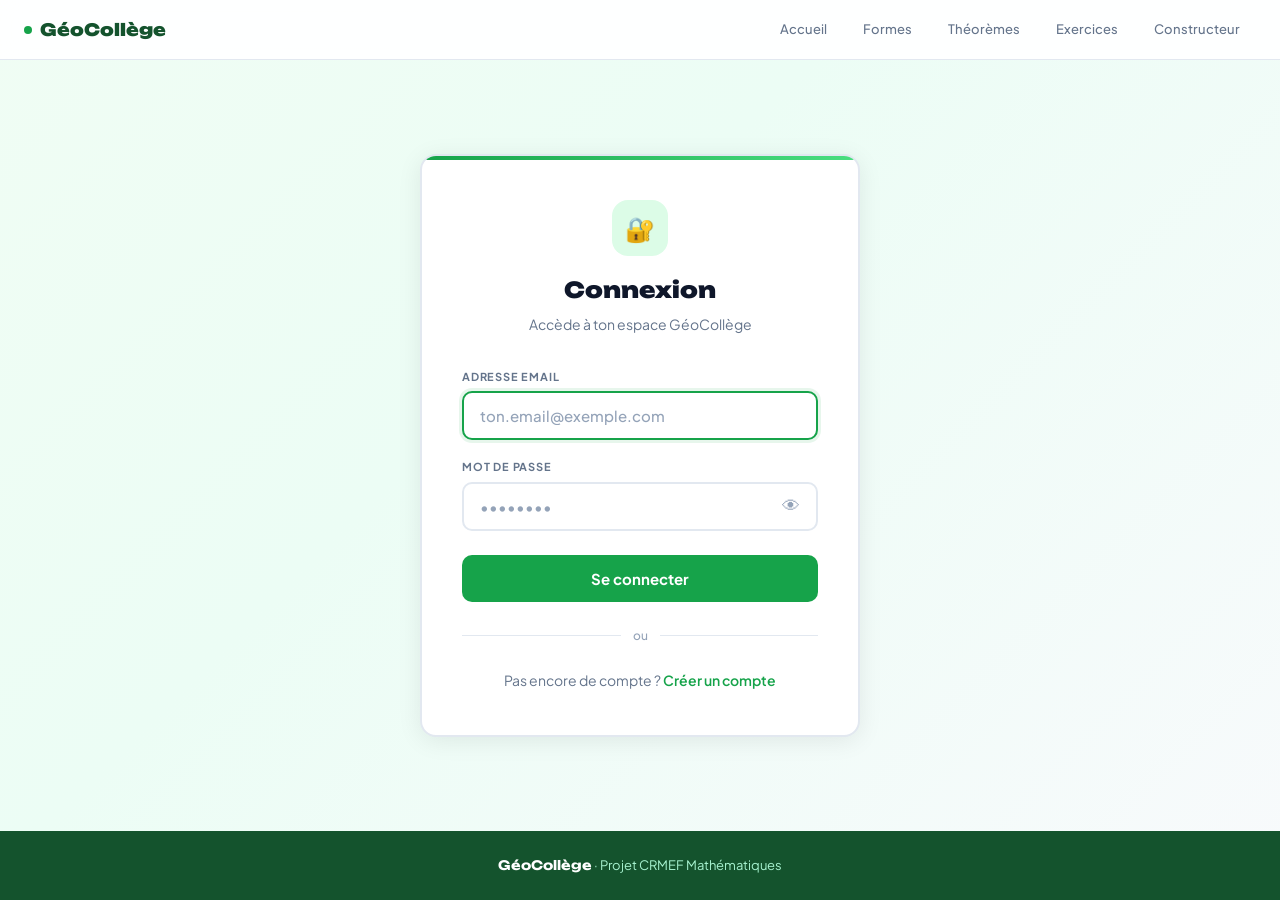
<file: index.html>
<!DOCTYPE html>
<html lang="fr">

<head>
  <meta charset="UTF-8" />
  <meta name="viewport" content="width=device-width, initial-scale=1.0" />
  <title>GéoCollège — Formules de géométrie</title>
  <link rel="manifest" href="manifest.json">
  <meta name="theme-color" content="#16a34a">
  <meta name="apple-mobile-web-app-capable" content="yes">
  <link rel="apple-touch-icon" href="icons/icon-192.png">
  <link rel="preconnect" href="https://fonts.googleapis.com">
  <link rel="stylesheet" href="geo-animations.css">
  <link
    href="https://fonts.googleapis.com/css2?family=Unbounded:wght@400;700;900&family=Plus+Jakarta+Sans:wght@300;400;500;600&display=swap"
    rel="stylesheet">
  <style>
    :root {
      --green: #16a34a;
      --green-d: #14532d;
      --green-l: #dcfce7;
      --green-m: #4ade80;
      --bg: #f8fafc;
      --surface: #ffffff;
      --surface2: #f1f5f9;
      --border: #e2e8f0;
      --text: #0f172a;
      --muted: #64748b;
      --muted2: #94a3b8;
      --radius: 16px;
      --radius-sm: 10px;
      --shadow: 0 4px 24px rgba(0, 0, 0, 0.08);
      --shadow-sm: 0 2px 8px rgba(0, 0, 0, 0.06);
      --c1ac: #eff6ff;
      --c1ac-t: #1d4ed8;
      --c1ac-b: #bfdbfe;
      --c2ac: #fefce8;
      --c2ac-t: #854d0e;
      --c2ac-b: #fef08a;
    }

    *,
    *::before,
    *::after {
      box-sizing: border-box;
      margin: 0;
      padding: 0;
    }

    html {
      scroll-behavior: smooth;
    }

    body {
      font-family: 'Plus Jakarta Sans', sans-serif;
      background: var(--bg);
      color: var(--text);
      min-height: 100vh;
      line-height: 1.6;
    }

    /* NAV */
    nav {
      position: sticky;
      top: 0;
      z-index: 100;
      background: rgba(255, 255, 255, 0.92);
      backdrop-filter: blur(12px);
      border-bottom: 1px solid var(--border);
      padding: 0 24px;
      display: flex;
      align-items: center;
      justify-content: space-between;
      height: 60px;
    }

    .nav-logo {
      font-family: 'Unbounded', sans-serif;
      font-size: 17px;
      font-weight: 900;
      color: var(--green-d);
      text-decoration: none;
      display: flex;
      align-items: center;
      gap: 8px;
    }

    .dot {
      width: 8px;
      height: 8px;
      background: var(--green);
      border-radius: 50%;
      display: inline-block;
    }

    .nav-links {
      display: flex;
      gap: 4px;
    }

    .nav-a {
      font-size: 13px;
      font-weight: 500;
      color: var(--muted);
      text-decoration: none;
      padding: 7px 12px;
      border-radius: 99px;
      transition: all .18s;
    }

    .nav-a:hover {
      background: var(--green-l);
      color: var(--green-d);
    }

    .nav-a.active {
      background: var(--green);
      color: #fff;
    }

    .nav-toggle {
      display: none;
      background: none;
      border: none;
      font-size: 22px;
      cursor: pointer;
      color: var(--text);
    }

    /* HERO */
    .hero {
      background: linear-gradient(135deg, #f0fdf4 0%, #ecfdf5 50%, #f8fafc 100%);
      padding: 72px 24px 56px;
      text-align: center;
      position: relative;
      overflow: hidden;
    }

    .hero::before {
      content: '';
      position: absolute;
      inset: 0;
      background-image: radial-gradient(circle at 20% 30%, rgba(74, 222, 128, .12) 0%, transparent 50%), radial-gradient(circle at 80% 70%, rgba(22, 163, 74, .08) 0%, transparent 50%);
      pointer-events: none;
    }

    .hero-badge {
      display: inline-flex;
      align-items: center;
      gap: 6px;
      background: var(--green-l);
      color: var(--green-d);
      font-size: 11px;
      font-weight: 600;
      letter-spacing: 1.5px;
      text-transform: uppercase;
      padding: 5px 14px;
      border-radius: 99px;
      border: 1px solid #bbf7d0;
      margin-bottom: 20px;
    }

    .hero-badge::before {
      content: '';
      width: 6px;
      height: 6px;
      background: var(--green);
      border-radius: 50%;
    }

    .hero h1 {
      font-family: 'Unbounded', sans-serif;
      font-size: clamp(26px, 5vw, 52px);
      font-weight: 900;
      line-height: 1.1;
      margin-bottom: 16px;
      position: relative;
    }

    .hero h1 span {
      color: var(--green);
    }

    .hero-sub {
      font-size: 16px;
      color: var(--muted);
      max-width: 460px;
      margin: 0 auto 36px;
    }

    /* SEARCH */
    .search-wrap {
      max-width: 560px;
      margin: 0 auto;
      position: relative;
    }

    .s-icon {
      position: absolute;
      left: 18px;
      top: 50%;
      transform: translateY(-50%);
      width: 20px;
      height: 20px;
      color: var(--muted);
      pointer-events: none;
    }

    #search-input {
      width: 100%;
      padding: 17px 20px 17px 52px;
      font-family: 'Plus Jakarta Sans', sans-serif;
      font-size: 15px;
      font-weight: 500;
      background: var(--surface);
      border: 2px solid var(--border);
      border-radius: var(--radius);
      color: var(--text);
      outline: none;
      box-shadow: var(--shadow-sm);
      transition: border-color .2s, box-shadow .2s;
    }

    #search-input::placeholder {
      color: var(--muted2);
    }

    #search-input:focus {
      border-color: var(--green);
      box-shadow: 0 0 0 4px rgba(22, 163, 74, .12);
    }

    #ac {
      position: absolute;
      top: calc(100% + 8px);
      left: 0;
      right: 0;
      background: var(--surface);
      border: 1px solid var(--border);
      border-radius: var(--radius);
      box-shadow: var(--shadow);
      z-index: 200;
      overflow: hidden;
      display: none;
    }

    #ac.open {
      display: block;
    }

    .ac-item {
      padding: 12px 18px;
      font-size: 14px;
      cursor: pointer;
      display: flex;
      align-items: center;
      gap: 12px;
      border-bottom: 1px solid var(--border);
      transition: background .15s;
    }

    .ac-item:last-child {
      border-bottom: none;
    }

    .ac-item:hover {
      background: var(--green-l);
    }

    .ac-icon {
      width: 34px;
      height: 34px;
      background: var(--green-l);
      border-radius: 8px;
      display: flex;
      align-items: center;
      justify-content: center;
      flex-shrink: 0;
    }

    .ac-name {
      font-weight: 600;
      color: var(--text);
    }

    .ac-meta {
      font-size: 12px;
      color: var(--muted);
    }

    /* FILTRES */
    .filters {
      display: flex;
      justify-content: center;
      gap: 8px;
      margin-top: 24px;
      flex-wrap: wrap;
    }

    .f-btn {
      font-family: 'Plus Jakarta Sans', sans-serif;
      font-size: 13px;
      font-weight: 600;
      padding: 8px 20px;
      border-radius: 99px;
      border: 2px solid var(--border);
      background: var(--surface);
      color: var(--muted);
      cursor: pointer;
      transition: all .18s;
    }

    .f-btn:hover {
      border-color: var(--green);
      color: var(--green);
    }

    .f-btn.active {
      background: var(--green);
      border-color: var(--green);
      color: #fff;
    }

    .f-btn[data-level="1AC"].active {
      background: var(--c1ac-t);
      border-color: var(--c1ac-t);
    }

    .f-btn[data-level="2AC"].active {
      background: var(--c2ac-t);
      border-color: var(--c2ac-t);
    }

    /* STATS */
    .stats {
      display: flex;
      justify-content: center;
      gap: 40px;
      margin-top: 44px;
      flex-wrap: wrap;
    }

    .stat-num {
      font-family: 'Unbounded', sans-serif;
      font-size: 32px;
      font-weight: 900;
      color: var(--green);
      line-height: 1;
    }

    .stat-label {
      font-size: 12px;
      color: var(--muted);
      margin-top: 4px;
      font-weight: 500;
    }

    /* CONTAINER */
    .container {
      max-width: 1100px;
      margin: 0 auto;
      padding: 48px 24px;
    }

    .section-head {
      display: flex;
      align-items: center;
      justify-content: space-between;
      margin-bottom: 24px;
    }

    .section-title {
      font-family: 'Unbounded', sans-serif;
      font-size: 16px;
      font-weight: 700;
    }

    .section-count {
      font-size: 13px;
      color: var(--muted);
      background: var(--surface2);
      padding: 4px 12px;
      border-radius: 99px;
      font-weight: 500;
    }

    /* CARDS */
    .cards-grid {
      display: grid;
      grid-template-columns: repeat(auto-fill, minmax(280px, 1fr));
      gap: 16px;
    }

    .forme-card {
      background: var(--surface);
      border: 2px solid var(--border);
      border-radius: var(--radius);
      padding: 22px;
      cursor: pointer;
      text-decoration: none;
      color: inherit;
      display: block;
      position: relative;
      overflow: hidden;
      transition: transform .2s, box-shadow .2s, border-color .2s;
      animation: cardIn .35s ease both;
    }

    .forme-card::before {
      content: '';
      position: absolute;
      top: 0;
      left: 0;
      right: 0;
      height: 3px;
      background: linear-gradient(90deg, var(--green), var(--green-m));
      transform: scaleX(0);
      transform-origin: left;
      transition: transform .3s ease;
    }

    .forme-card:hover {
      transform: translateY(-4px);
      box-shadow: var(--shadow);
      border-color: #bbf7d0;
    }

    .forme-card:hover::before {
      transform: scaleX(1);
    }

    .card-top {
      display: flex;
      align-items: flex-start;
      justify-content: space-between;
      margin-bottom: 14px;
    }

    .card-icon {
      width: 52px;
      height: 52px;
      background: var(--green-l);
      border-radius: 12px;
      display: flex;
      align-items: center;
      justify-content: center;
    }

    .card-icon svg {
      width: 28px;
      height: 28px;
      stroke: var(--green);
      fill: none;
      stroke-width: 1.8;
    }

    .niveau-pill {
      font-size: 11px;
      font-weight: 700;
      padding: 4px 12px;
      border-radius: 99px;
      letter-spacing: .5px;
    }

    .n1AC {
      background: var(--c1ac);
      color: var(--c1ac-t);
      border: 1px solid var(--c1ac-b);
    }

    .n2AC {
      background: var(--c2ac);
      color: var(--c2ac-t);
      border: 1px solid var(--c2ac-b);
    }

    .card-name {
      font-family: 'Unbounded', sans-serif;
      font-size: 15px;
      font-weight: 700;
      margin-bottom: 6px;
      line-height: 1.3;
    }

    .card-desc {
      font-size: 13px;
      color: var(--muted);
      line-height: 1.5;
      margin-bottom: 14px;
    }

    .card-chips {
      display: flex;
      gap: 6px;
      flex-wrap: wrap;
    }

    .chip {
      font-size: 11px;
      background: var(--surface2);
      border: 1px solid var(--border);
      border-radius: 6px;
      padding: 3px 9px;
      color: var(--muted);
      font-family: monospace;
      font-weight: 600;
    }

    .card-footer {
      margin-top: 14px;
      padding-top: 12px;
      border-top: 1px solid var(--border);
      display: flex;
      align-items: center;
      justify-content: space-between;
    }

    .card-hint {
      font-size: 12px;
      color: var(--muted2);
    }

    .card-arrow {
      font-size: 16px;
      color: var(--green);
      opacity: 0;
      transition: opacity .2s;
    }

    .forme-card:hover .card-arrow {
      opacity: 1;
    }

    /* RESULTS PANEL */
    #results-panel {
      display: none;
      background: var(--surface);
      border: 2px solid var(--border);
      border-radius: var(--radius);
      margin-bottom: 32px;
      overflow: hidden;
      animation: fadeSlide .25s ease;
    }

    @keyframes fadeSlide {
      from {
        opacity: 0;
        transform: translateY(-10px);
      }

      to {
        opacity: 1;
        transform: translateY(0);
      }
    }

    #results-panel.open {
      display: block;
    }

    .rp-header {
      padding: 20px 24px;
      border-bottom: 1px solid var(--border);
      display: flex;
      align-items: center;
      justify-content: space-between;
      background: linear-gradient(135deg, #f0fdf4, #f8fafc);
    }

    .rp-title {
      font-family: 'Unbounded', sans-serif;
      font-size: 20px;
      font-weight: 700;
    }

    .rp-close {
      width: 34px;
      height: 34px;
      border: 1px solid var(--border);
      background: var(--surface);
      border-radius: 8px;
      cursor: pointer;
      font-size: 18px;
      color: var(--muted);
      transition: all .15s;
      display: flex;
      align-items: center;
      justify-content: center;
    }

    .rp-close:hover {
      background: #fee2e2;
      color: #dc2626;
      border-color: #fca5a5;
    }

    .rp-body {
      padding: 24px;
      display: grid;
      grid-template-columns: 200px 1fr;
      gap: 28px;
      align-items: start;
    }

    .rp-fig {
      background: var(--green-l);
      border-radius: var(--radius);
      padding: 24px;
      display: flex;
      align-items: center;
      justify-content: center;
      min-height: 160px;
    }

    .rp-fig svg {
      width: 100%;
      max-width: 140px;
    }

    .formule-row {
      background: var(--surface2);
      border: 1px solid var(--border);
      border-radius: var(--radius-sm);
      padding: 12px 16px;
      display: flex;
      align-items: center;
      gap: 14px;
      margin-bottom: 8px;
    }

    .fr-type {
      font-size: 10px;
      font-weight: 700;
      text-transform: uppercase;
      letter-spacing: 1px;
      color: var(--muted);
      min-width: 76px;
    }

    .fr-formula {
      font-family: 'Unbounded', sans-serif;
      font-size: 16px;
      font-weight: 700;
      color: var(--green);
    }

    .fr-ex {
      font-size: 12px;
      color: var(--muted2);
      margin-left: auto;
    }

    .calc-wrap {
      background: var(--surface2);
      border: 1px solid var(--border);
      border-radius: var(--radius-sm);
      padding: 18px;
      margin-top: 12px;
    }

    .calc-head {
      font-size: 11px;
      font-weight: 700;
      text-transform: uppercase;
      letter-spacing: 1px;
      color: var(--muted);
      margin-bottom: 12px;
    }

    .calc-fields {
      display: flex;
      gap: 10px;
      flex-wrap: wrap;
      align-items: flex-end;
    }

    .calc-field {
      display: flex;
      flex-direction: column;
      gap: 4px;
    }

    .calc-field label {
      font-size: 11px;
      font-weight: 600;
      color: var(--muted);
    }

    .calc-field input {
      font-family: 'Plus Jakarta Sans', sans-serif;
      font-size: 14px;
      font-weight: 500;
      padding: 9px 13px;
      border: 2px solid var(--border);
      border-radius: 8px;
      background: var(--surface);
      color: var(--text);
      width: 110px;
      outline: none;
      transition: border-color .18s;
    }

    .calc-field input:focus {
      border-color: var(--green);
    }

    .calc-go {
      font-family: 'Plus Jakarta Sans', sans-serif;
      font-size: 13px;
      font-weight: 700;
      padding: 10px 22px;
      background: var(--green);
      color: #fff;
      border: none;
      border-radius: 8px;
      cursor: pointer;
      transition: background .18s;
    }

    .calc-go:hover {
      background: var(--green-d);
    }

    #calc-result {
      display: none;
    }

    #calc-result.show {
      display: block;
      margin-top: 10px;
    }

    .res-row {
      background: var(--green-l);
      border: 1px solid #bbf7d0;
      border-radius: 8px;
      padding: 10px 14px;
      margin-bottom: 6px;
      font-size: 13px;
    }

    .res-row strong {
      font-family: 'Unbounded', sans-serif;
      font-size: 16px;
      color: var(--green-d);
    }

    /* FOOTER */
    footer {
      background: var(--green-d);
      color: #a7f3d0;
      padding: 36px 24px;
      text-align: center;
      font-size: 13px;
      margin-top: 60px;
    }

    footer strong {
      color: #fff;
      font-family: 'Unbounded', sans-serif;
      font-size: 15px;
    }

    .footer-links {
      display: flex;
      justify-content: center;
      gap: 24px;
      margin-top: 14px;
    }

    footer a {
      color: #6ee7b7;
      text-decoration: none;
      font-size: 13px;
      font-weight: 500;
      transition: color .15s;
    }

    footer a:hover {
      color: #fff;
    }

    /* RESPONSIVE */
    @media(max-width:768px) {
      .nav-links {
        display: none;
      }

      .nav-toggle {
        display: block;
      }

      .nav-links.open {
        display: flex;
        flex-direction: column;
        position: absolute;
        top: 60px;
        left: 0;
        right: 0;
        background: var(--surface);
        padding: 12px;
        border-bottom: 1px solid var(--border);
        box-shadow: var(--shadow);
      }

      .hero {
        padding: 48px 20px 40px;
      }

      .stats {
        gap: 24px;
      }

      .rp-body {
        grid-template-columns: 1fr;
      }

      .cards-grid {
        grid-template-columns: 1fr 1fr;
        gap: 12px;
      }

      .container {
        padding: 32px 16px;
      }
    }

    @media(max-width:480px) {
      .cards-grid {
        grid-template-columns: 1fr;
      }

      .calc-fields {
        flex-direction: column;
      }

      .calc-field input {
        width: 100%;
      }

      .hero h1 {
        font-size: 24px;
      }
    }

    @keyframes cardIn {
      from {
        opacity: 0;
        transform: translateY(16px);
      }

      to {
        opacity: 1;
        transform: translateY(0);
      }
    }

    .forme-card:nth-child(1) {
      animation-delay: .04s;
    }

    .forme-card:nth-child(2) {
      animation-delay: .08s;
    }

    .forme-card:nth-child(3) {
      animation-delay: .12s;
    }

    .forme-card:nth-child(4) {
      animation-delay: .16s;
    }

    .forme-card:nth-child(5) {
      animation-delay: .20s;
    }

    .forme-card:nth-child(6) {
      animation-delay: .24s;
    }

    .forme-card:nth-child(7) {
      animation-delay: .28s;
    }

    .forme-card:nth-child(8) {
      animation-delay: .32s;
    }
  </style>
</head>

<body>

  <!-- Bannière d'installation PWA -->
  <div id="install-banner"
    style="display:none;position:fixed;bottom:0;left:0;right:0;z-index:9999;background:#14532d;color:#fff;padding:14px 20px;font-size:14px;font-weight:500;font-family:'Plus Jakarta Sans',sans-serif;align-items:center;justify-content:center;gap:12px;box-shadow:0 -4px 20px rgba(0,0,0,0.2);flex-wrap:wrap;">
    <span id="install-text">📲 Installer <strong>GéoCollège</strong> sur votre appareil</span>
    <button id="install-btn"
      style="padding:8px 20px;background:#16a34a;color:#fff;border:none;border-radius:16px;font-size:13px;font-weight:700;cursor:pointer;font-family:inherit;transition:background .2s;">Installer</button>
    <button id="install-close"
      style="background:none;border:none;color:#a7f3d0;font-size:20px;cursor:pointer;padding:4px 8px;line-height:1;"
      aria-label="Fermer">✕</button>
  </div>

  <nav>

    <a class="nav-logo" href="index.html"><span class="dot"></span>GéoCollège</a>
    <span id="offline-badge"
      style="display:none;align-items:center;gap:6px;font-size:12px;font-weight:600;color:#f59e0b;background:rgba(245,158,11,0.1);border:1px solid rgba(245,158,11,0.3);padding:4px 12px;border-radius:99px;margin-left:8px;"><span
        style="width:8px;height:8px;background:#f59e0b;border-radius:50%;display:inline-block;animation:blink-dot 1s ease-in-out infinite;"></span>
      Hors-ligne</span>
    <style>
      @keyframes blink-dot {

        0%,
        100% {
          opacity: 1;
        }

        50% {
          opacity: 0.3;
        }
      }
    </style>
    <div class="nav-links" id="nav-links">
      <a href="index.html" class="nav-a active" style="font-weight:700;">📚 Dictionnaire</a>
      <a href="learning-path.html" class="nav-a" style="font-weight:700;">🎯 Mon Parcours</a>
      <div style="position:relative;display:inline-block;" id="nav-more-wrap">
        <button class="nav-a" onclick="document.getElementById('nav-more-dd').classList.toggle('open')" style="cursor:pointer;background:none;border:none;font-family:inherit;font-size:13px;font-weight:500;color:var(--muted);padding:7px 12px;border-radius:99px;">+ Plus</button>
        <div id="nav-more-dd" style="display:none;position:absolute;top:100%;right:0;background:var(--surface);border:1px solid var(--border);border-radius:12px;box-shadow:var(--shadow);padding:8px;min-width:180px;z-index:300;">
          <a href="formes.html" style="display:block;padding:8px 14px;font-size:13px;color:var(--text);text-decoration:none;border-radius:8px;transition:background .15s;">📐 Formes</a>
          <a href="theoremes.html" style="display:block;padding:8px 14px;font-size:13px;color:var(--text);text-decoration:none;border-radius:8px;transition:background .15s;">📏 Théorèmes</a>
          <a href="exercices.html" style="display:block;padding:8px 14px;font-size:13px;color:var(--text);text-decoration:none;border-radius:8px;transition:background .15s;">✏️ Exercices</a>
          <a href="constructeur.html" style="display:block;padding:8px 14px;font-size:13px;color:var(--text);text-decoration:none;border-radius:8px;transition:background .15s;">🎛️ Constructeur</a>
        </div>
      </div>
    </div>
    <button class="nav-toggle" onclick="document.getElementById('nav-links').classList.toggle('open')">☰</button>
    <script>document.addEventListener('click',e=>{const w=document.getElementById('nav-more-wrap');const dd=document.getElementById('nav-more-dd');if(dd&&w&&!w.contains(e.target))dd.classList.remove('open');});document.querySelectorAll('#nav-more-dd a').forEach(a=>a.addEventListener('mouseenter',function(){this.style.background='var(--green-l)'}));document.querySelectorAll('#nav-more-dd a').forEach(a=>a.addEventListener('mouseleave',function(){this.style.background='none'}));const ddEl=document.getElementById('nav-more-dd');if(ddEl){const obs=new MutationObserver(()=>{});ddEl.classList.add=function(c){if(c==='open')this.style.display='block';return HTMLElement.prototype.classList.add.call(this.classList,c);};ddEl.classList.remove=function(c){if(c==='open')ddEl.style.display='none';};/* simple toggle */document.querySelector('#nav-more-wrap button').onclick=function(e){e.stopPropagation();ddEl.style.display=ddEl.style.display==='block'?'none':'block';};};</script>
  </nav>

  <section class="hero">
    <div class="hero-badge">CRMEF Mathématiques — Collège Maroc</div>
    <h1>Toutes les formules<br>de <span>géométrie</span></h1>
    <p class="hero-sub">Le dictionnaire de géométrie du collège marocain</p>
    <div class="search-wrap">
      <svg class="s-icon" viewBox="0 0 24 24" fill="none" stroke="currentColor" stroke-width="2" stroke-linecap="round">
        <circle cx="11" cy="11" r="8" />
        <line x1="21" y1="21" x2="16.65" y2="16.65" />
      </svg>
      <input type="text" id="search-input" placeholder="Triangle, cercle, carré…" autocomplete="off" />
      <div id="ac"></div>
    </div>
    <div class="filters">
      <button class="f-btn active" data-level="tous">Tous les niveaux</button>
      <button class="f-btn" data-level="1AC">1AC</button>
      <button class="f-btn" data-level="2AC">2AC</button>
      <button class="f-btn" data-level="3AC">3AC</button>
    </div>
    <div class="stats">
      <div>
        <div class="stat-num" id="sn-formes">11</div>
        <div class="stat-label">Formes</div>
      </div>
      <div>
        <div class="stat-num" id="sn-formules">30+</div>
        <div class="stat-label">Formules</div>
      </div>
      <div>
        <div class="stat-num">2</div>
        <div class="stat-label">Théorèmes</div>
      </div>
      <div>
        <div class="stat-num">3</div>
        <div class="stat-label">Niveaux</div>
      </div>
    </div>
  </section>

  <!-- ── LEARNING PATH CTA ── -->
  <section id="learning-cta" style="max-width:700px;margin:0 auto;padding:32px 24px 0;">
    <div id="cta-card" style="background:linear-gradient(135deg,#f0fdf4 0%,#dcfce7 50%,#ecfdf5 100%);border:2px solid #bbf7d0;border-radius:var(--radius);padding:36px 32px;text-align:center;position:relative;overflow:hidden;">
      <div style="position:absolute;inset:0;background:radial-gradient(circle at 80% 20%,rgba(74,222,128,.15) 0%,transparent 50%);pointer-events:none;"></div>
      <div id="cta-content" style="position:relative;"></div>
    </div>
  </section>
  <script>
  (function(){
    const eleveId = localStorage.getItem('geocollege_eleve_id');
    const progress = JSON.parse(localStorage.getItem('geocollege_progress') || '{}');
    const ct = document.getElementById('cta-content');
    if (!ct) return;
    if (eleveId && Object.keys(progress).length > 0) {
      // Find last in-progress lesson
      const LESSONS_ORDER = ['triangle-quelconque','triangle-equilateral','triangle-isocele','triangle-rectangle','carre','rectangle','parallelogramme','losange','trapeze','cercle','disque','pythagore','thales'];
      const LESSONS_NAMES = {'triangle-quelconque':'Triangle quelconque','triangle-equilateral':'Triangle équilatéral','triangle-isocele':'Triangle isocèle','triangle-rectangle':'Triangle rectangle','carre':'Carré','rectangle':'Rectangle','parallelogramme':'Parallélogramme','losange':'Losange','trapeze':'Trapèze','cercle':'Cercle','disque':'Disque','pythagore':'Théorème de Pythagore','thales':'Théorème de Thalès'};
      let enCours = null;
      for (const slug of LESSONS_ORDER) {
        const p = progress[slug];
        if (p && p.statut === 'en_cours') { enCours = slug; break; }
      }
      if (!enCours) {
        // Find first not started
        for (const slug of LESSONS_ORDER) {
          if (!progress[slug]) { enCours = slug; break; }
        }
      }
      if (enCours) {
        const pct = progress[enCours]?.score || 0;
        ct.innerHTML = `
          <div style="font-size:32px;margin-bottom:12px;">▶</div>
          <div style="font-family:'Unbounded',sans-serif;font-size:20px;font-weight:900;color:var(--green-d);margin-bottom:8px;">Continuer là où tu t'es arrêté</div>
          <div style="font-size:15px;color:var(--muted);margin-bottom:20px;">${LESSONS_NAMES[enCours] || enCours} ${pct > 0 ? '— ' + pct + '% complété' : ''}</div>
          <a href="lecon.html?id=${enCours}" style="display:inline-block;padding:14px 36px;background:var(--green);color:#fff;border-radius:99px;font-family:'Plus Jakarta Sans',sans-serif;font-size:15px;font-weight:700;text-decoration:none;transition:all .2s;box-shadow:0 4px 16px rgba(22,163,74,.25);" onmouseover="this.style.background='var(--green-d)'" onmouseout="this.style.background='var(--green)'">Continuer →</a>
        `;
      } else {
        ct.innerHTML = `
          <div style="font-size:32px;margin-bottom:12px;">🏆</div>
          <div style="font-family:'Unbounded',sans-serif;font-size:20px;font-weight:900;color:var(--green-d);margin-bottom:8px;">Parcours terminé !</div>
          <div style="font-size:15px;color:var(--muted);margin-bottom:20px;">Bravo, tu as complété toutes les leçons.</div>
          <a href="learning-path.html" style="display:inline-block;padding:14px 36px;background:var(--green);color:#fff;border-radius:99px;font-family:'Plus Jakarta Sans',sans-serif;font-size:15px;font-weight:700;text-decoration:none;transition:all .2s;" onmouseover="this.style.background='var(--green-d)'" onmouseout="this.style.background='var(--green)'">Voir mon parcours →</a>
        `;
      }
    } else {
      ct.innerHTML = `
        <div style="font-size:32px;margin-bottom:12px;">🎯</div>
        <div style="font-family:'Unbounded',sans-serif;font-size:20px;font-weight:900;color:var(--green-d);margin-bottom:8px;">Commence ton parcours</div>
        <div style="font-size:15px;color:var(--muted);margin-bottom:20px;">Apprends étape par étape, gagne des points, débloque des badges</div>
        <a href="learning-path.html" style="display:inline-block;padding:14px 36px;background:var(--green);color:#fff;border-radius:99px;font-family:'Plus Jakarta Sans',sans-serif;font-size:15px;font-weight:700;text-decoration:none;transition:all .2s;box-shadow:0 4px 16px rgba(22,163,74,.25);" onmouseover="this.style.background='var(--green-d)'" onmouseout="this.style.background='var(--green)'">Commencer →</a>
      `;
    }
  })();
  </script>

  <main class="container">
    <div id="results-panel">
      <div class="rp-header">
        <div class="rp-title" id="rp-title">Forme</div>
        <button class="rp-close" id="rp-close">✕</button>
      </div>
      <div class="rp-body">
        <div>
          <div class="rp-fig"><svg id="rp-svg" viewBox="0 0 120 110"></svg></div>
        </div>
        <div>
          <div id="rp-formules"></div>
          <div class="calc-wrap">
            <div class="calc-head">Calculateur</div>
            <div class="calc-fields" id="calc-fields"></div>
            <div id="calc-result"></div>
          </div>
        </div>
      </div>
    </div>

    <div class="section-head">
      <div class="section-title">Toutes les formes</div>
      <div class="section-count" id="section-count">11 formes</div>
    </div>
    <div class="cards-grid" id="cards-grid">
      <p style="color:var(--muted);padding:20px;grid-column:1/-1;">Chargement…</p>
    </div>
  </main>

  <footer>
    <strong>GéoCollège</strong>
    <p style="margin-top:8px;font-size:13px;">Projet CRMEF Mathématiques · Géométrie collège Maroc</p>
    <div class="footer-links">
      <a href="formes.html">Formes</a>
      <a href="theoremes.html">Théorèmes</a>
      <a href="exercices.html">Exercices</a>
      <a href="constructeur.html">Constructeur</a>
      <a href="learning-path.html">Parcours</a>
    </div>
  </footer>

  <script>
    let FORMES = [], activeLevel = 'tous';
    const ICONES = {
      triangle: `<svg viewBox="0 0 28 28"><polygon points="14,3 25,24 3,24" stroke-linecap="round" stroke-linejoin="round"/></svg>`,
      quadrilatere: `<svg viewBox="0 0 28 28"><rect x="3" y="7" width="22" height="16" stroke-linecap="round" stroke-linejoin="round"/></svg>`,
      cercle: `<svg viewBox="0 0 28 28"><circle cx="14" cy="14" r="10" stroke-linecap="round"/></svg>`,
    };
    const CALCULS = {
      'triangle-rectangle': (v) => [['Aire', (v.b * v.h / 2).toFixed(2) + ' cm²'], ['Hypoténuse c', Math.sqrt(v.b ** 2 + v.h ** 2).toFixed(2) + ' cm']],
      'triangle-equilateral': (v) => [['Aire', (v.a * v.h / 2).toFixed(2) + ' cm²'], ['Périmètre', (3 * v.a).toFixed(2) + ' cm']],
      'triangle-isocele': (v) => [['Aire', (v.b * v.h / 2).toFixed(2) + ' cm²'], ['Périmètre', (2 * v.a + v.b).toFixed(2) + ' cm']],
      'carre': (v) => [['Aire', (v.c ** 2).toFixed(2) + ' cm²'], ['Périmètre', (4 * v.c).toFixed(2) + ' cm'], ['Diagonale', (v.c * Math.sqrt(2)).toFixed(2) + ' cm']],
      'rectangle': (v) => [['Aire', (v.L * v.l).toFixed(2) + ' cm²'], ['Périmètre', (2 * (v.L + v.l)).toFixed(2) + ' cm']],
      'losange': (v) => [['Aire', (v.d1 * v.d2 / 2).toFixed(2) + ' cm²'], ['Périmètre', (4 * v.c).toFixed(2) + ' cm']],
      'trapeze': (v) => [['Aire', ((v.B + v.b) * v.h / 2).toFixed(2) + ' cm²']],
      'cercle': (v) => [['Aire', (Math.PI * v.r ** 2).toFixed(2) + ' cm²'], ['Périmètre', (2 * Math.PI * v.r).toFixed(2) + ' cm']],
      'disque': (v) => [['Aire', (Math.PI * v.r ** 2).toFixed(2) + ' cm²'], ['Circonférence', (2 * Math.PI * v.r).toFixed(2) + ' cm']],
      'parallelogramme': (v) => [['Aire', (v.b * v.h).toFixed(2) + ' cm²']],
      'triangle-quelconque': (v) => [['Aire', (v.b * v.h / 2).toFixed(2) + ' cm²']],
    };

    async function init() {
      try {
        const r = await fetch('data/formes.json');
        if (!r.ok) throw new Error('API error ' + r.status);
        FORMES = await r.json();
      } catch (e) {
        document.getElementById('cards-grid').innerHTML =
          '<p style="color:#b91c1c;padding:20px;grid-column:1/-1;">Erreur chargement API — vérifiez que XAMPP est démarré.</p>';
        return;
      }
      renderCards(FORMES);
      document.getElementById('sn-formes').textContent = FORMES.length;
      document.getElementById('sn-formules').textContent = FORMES.reduce((a, f) => a + f.formules.length, 0) + '+';
    }

    function renderCards(list) {
      const g = document.getElementById('cards-grid');
      document.getElementById('section-count').textContent = list.length + ' forme' + (list.length > 1 ? 's' : '');
      if (!list.length) { g.innerHTML = '<p style="color:var(--muted);padding:20px;grid-column:1/-1;">Aucune forme trouvée.</p>'; return; }
      g.innerHTML = list.map(f => `
      <a class="forme-card" href="#" data-id="${f.id}">
        <div class="card-top">
          <div class="card-icon">${ICONES[f.categorie] || ICONES.quadrilatere}</div>
          <span class="niveau-pill n${f.niveau}">${f.niveau}</span>
        </div>
        <div class="card-name">${f.nom}</div>
        <div class="card-desc">${f.description}</div>
        <div class="card-chips">${f.formules.slice(0, 2).map(fm => `<span class="chip">${fm.formule}</span>`).join('')}</div>
        <div class="card-footer">
          <span class="card-hint">${f.formules.length} formule${f.formules.length > 1 ? 's' : ''}</span>
          <span style="font-size:11px;color:var(--green);font-weight:600;text-decoration:none;" onclick="event.preventDefault();event.stopPropagation();window.location='lecon.html?id='+('${f.slug||f.id}')">📖 Leçon</span>
          <span class="card-arrow">→</span>
        </div>
      </a>`).join('');
      g.querySelectorAll('.forme-card').forEach(c => c.addEventListener('click', e => { e.preventDefault(); showResults(FORMES.find(f => f.id === c.dataset.id)); }));
    }

    function showResults(f) {
      if (!f) return;
      document.getElementById('rp-title').textContent = f.nom;
      const svg = document.getElementById('rp-svg');
      svg.setAttribute('viewBox', f.svg.viewBox); svg.innerHTML = f.svg.elements;
      document.getElementById('rp-formules').innerHTML = f.formules.map(fm => `
      <div class="formule-row">
        <span class="fr-type">${fm.type}</span>
        <span class="fr-formula">${fm.formule}</span>
        ${fm.exemple?.resultat ? `<span class="fr-ex">Ex: ${fm.exemple.resultat}</span>` : ''}
      </div>`).join('');
      document.getElementById('calc-fields').innerHTML =
        Object.entries(f.variables || {}).map(([k, l]) => `<div class="calc-field"><label>${l}</label><input type="number" id="ci-${k}" placeholder="${k}" min="0" step="0.1"/></div>`).join('') +
        `<button class="calc-go" onclick="calculate('${f.id}')">Calculer</button>`;
      document.getElementById('calc-result').classList.remove('show');
      document.getElementById('results-panel').classList.add('open');
      document.getElementById('results-panel').scrollIntoView({ behavior: 'smooth', block: 'nearest' });
    }

    function calculate(id) {
      const f = FORMES.find(x => x.id === id); if (!f) return;
      const vals = {}; let ok = true;
      Object.keys(f.variables || {}).forEach(k => { const v = parseFloat(document.getElementById('ci-' + k)?.value); if (isNaN(v) || v <= 0) ok = false; else vals[k] = v; });
      const el = document.getElementById('calc-result');
      if (!ok) { el.innerHTML = '<div class="res-row" style="background:#fef2f2;border-color:#fca5a5;color:#b91c1c;">Remplis toutes les valeurs.</div>'; el.classList.add('show'); return; }
      const fn = CALCULS[id]; if (!fn) return;
      el.innerHTML = fn(vals).map(([k, v]) => `<div class="res-row">${k} : <strong>${v}</strong></div>`).join('');
      el.classList.add('show');
    }

    document.getElementById('rp-close').addEventListener('click', () => { document.getElementById('results-panel').classList.remove('open'); document.getElementById('search-input').value = ''; });

    const inp = document.getElementById('search-input'), ac = document.getElementById('ac');
    inp.addEventListener('input', () => {
      const q = inp.value.trim().toLowerCase();
      if (!q) { ac.classList.remove('open'); return; }
      const m = FORMES.filter(f => (f.nom.toLowerCase().includes(q) || f.categorie.toLowerCase().includes(q)) && (activeLevel === 'tous' || f.niveau === activeLevel));
      if (!m.length) { ac.classList.remove('open'); return; }
      ac.innerHTML = m.map(f => `<div class="ac-item" data-id="${f.id}"><div class="ac-icon">${ICONES[f.categorie] || ICONES.quadrilatere}</div><div><div class="ac-name">${f.nom}</div><div class="ac-meta">${f.categorie} · ${f.niveau}</div></div></div>`).join('');
      ac.classList.add('open');
      ac.querySelectorAll('.ac-item').forEach(el => el.addEventListener('click', () => { const f = FORMES.find(x => x.id === el.dataset.id); if (f) { showResults(f); inp.value = f.nom; } ac.classList.remove('open'); }));
    });
    document.addEventListener('click', e => { if (!e.target.closest('.search-wrap')) ac.classList.remove('open'); });
    document.querySelectorAll('.f-btn').forEach(btn => btn.addEventListener('click', () => {
      document.querySelectorAll('.f-btn').forEach(b => b.classList.remove('active')); btn.classList.add('active');
      activeLevel = btn.dataset.level;
      renderCards(activeLevel === 'tous' ? FORMES : FORMES.filter(f => f.niveau === activeLevel));
    }));

    init();
  </script>
  <script src="geo-auth.js"></script>
  <script src="geo-animations.js"></script>

  <!-- PWA : Service Worker + Install Banner + Offline Badge -->
  <script src="pwa.js"></script>
</body>

</html>
</file>
<file: geo-animations.css>
/* ============================================================
   geo-animations.css
   Animations des figures géométriques — GéoCollège
   À ajouter dans index.html et formes.html
   ============================================================ */

/* ── Variables d'animation ── */
:root {
  --anim-speed:    0.6s;
  --anim-delay:    0.1s;
  --stroke-color:  #16a34a;
  --fill-color:    #dcfce7;
  --glow-color:    rgba(22, 163, 74, 0.35);
  --label-color:   #64748b;
}

/* ══════════════════════════════════════════════════════════
   1. CONTENEUR SVG — état de base
══════════════════════════════════════════════════════════ */

/* Toutes les figures SVG dans les cartes et l'accordéon */
.card-icon svg,
.fd-figure svg,
.rp-fig svg,
.forme-figure svg {
  transition: transform 0.3s ease, filter 0.3s ease;
  cursor: pointer;
  overflow: visible;
}

/* ── Hover sur le conteneur ── */
.forme-card:hover .card-icon svg,
.fd-figure:hover svg,
.rp-fig:hover svg {
  transform: scale(1.08);
  filter: drop-shadow(0 4px 12px var(--glow-color));
}

/* ══════════════════════════════════════════════════════════
   2. ANIMATION "DRAW" — tracé des contours
   Les polygon/rect/circle/line se dessinent progressivement
══════════════════════════════════════════════════════════ */

/* Polygon (triangle, losange, trapèze, parallélogramme) */
.fd-figure svg polygon,
.rp-fig svg polygon,
.forme-figure svg polygon {
  stroke-dasharray: 600;
  stroke-dashoffset: 600;
  animation: none;
  fill-opacity: 0;
  transition: fill-opacity 0.4s ease 0.5s;
}

/* Rectangle / Carré */
.fd-figure svg rect:not([width="14"]):not([width="10"]):not([x="10"][y="90"]):not([x="10"][y="10"][width="14"]):not([x="25"][y="76"]):not([x="75"][y="90"]),
.rp-fig svg rect:not([width="14"]):not([width="10"]),
.forme-figure svg rect:not([width="14"]):not([width="10"]) {
  stroke-dasharray: 600;
  stroke-dashoffset: 600;
  animation: none;
  fill-opacity: 0;
  transition: fill-opacity 0.4s ease 0.5s;
}

/* Cercle */
.fd-figure svg circle:not([r="3"]):not([r="50"][fill="#4ade80"]):not([r="50"][fill="#a8dcc4"]),
.rp-fig svg circle:not([r="3"]) {
  stroke-dasharray: 400;
  stroke-dashoffset: 400;
  animation: none;
  fill-opacity: 0;
  transition: fill-opacity 0.4s ease 0.5s;
}

/* Lignes (hauteur, diagonales) */
.fd-figure svg line,
.rp-fig svg line {
  stroke-dasharray: 200;
  stroke-dashoffset: 200;
  animation: none;
  opacity: 0;
  transition: opacity 0.3s ease 0.7s;
}

/* Labels texte */
.fd-figure svg text,
.rp-fig svg text {
  opacity: 0;
  animation: none;
  transition: opacity 0.3s ease 0.8s;
}

/* ── Activation quand la figure est visible ── */

/* Classe ajoutée par JS quand la figure entre dans le viewport */
.fig-animate polygon {
  animation: drawPath var(--anim-speed) ease forwards !important;
  fill-opacity: 1 !important;
  transition: none !important;
}

.fig-animate rect:not([width="14"]):not([width="10"]) {
  animation: drawPath var(--anim-speed) ease forwards !important;
  fill-opacity: 1 !important;
  transition: none !important;
}

.fig-animate circle:not([r="3"]) {
  animation: drawCircle var(--anim-speed) ease forwards !important;
  fill-opacity: 1 !important;
  transition: none !important;
}

.fig-animate line {
  animation: drawLine 0.4s ease calc(var(--anim-speed) * 0.8) forwards !important;
  opacity: 1 !important;
  transition: none !important;
}

.fig-animate text {
  animation: fadeInLabel 0.4s ease calc(var(--anim-speed) * 1.2) forwards !important;
  opacity: 1 !important;
  transition: none !important;
}

/* ══════════════════════════════════════════════════════════
   3. KEYFRAMES
══════════════════════════════════════════════════════════ */

/* Tracé du contour */
@keyframes drawPath {
  0%   { stroke-dashoffset: 600; fill-opacity: 0; }
  60%  { fill-opacity: 0; }
  100% { stroke-dashoffset: 0;   fill-opacity: 1; }
}

/* Tracé du cercle */
@keyframes drawCircle {
  0%   { stroke-dashoffset: 400; fill-opacity: 0; }
  60%  { fill-opacity: 0; }
  100% { stroke-dashoffset: 0;   fill-opacity: 1; }
}

/* Tracé des lignes */
@keyframes drawLine {
  from { stroke-dashoffset: 200; opacity: 0; }
  to   { stroke-dashoffset: 0;   opacity: 1; }
}

/* Apparition des labels */
@keyframes fadeInLabel {
  from { opacity: 0; transform: translateY(4px); }
  to   { opacity: 1; transform: translateY(0); }
}

/* ══════════════════════════════════════════════════════════
   4. ANIMATION HOVER — pulsation sur survol
══════════════════════════════════════════════════════════ */

.fd-figure svg:hover polygon,
.fd-figure svg:hover rect:not([width="14"]):not([width="10"]) {
  animation: pulseGlow 1.5s ease-in-out infinite !important;
}

.fd-figure svg:hover circle:not([r="3"]) {
  animation: pulseGlow 1.5s ease-in-out infinite !important;
}

@keyframes pulseGlow {
  0%, 100% {
    filter: none;
    stroke: #16a34a;
    stroke-width: 2;
  }
  50% {
    filter: drop-shadow(0 0 8px rgba(22,163,74,0.6));
    stroke: #4ade80;
    stroke-width: 2.5;
  }
}

/* ══════════════════════════════════════════════════════════
   5. ANIMATION SPÉCIALE — angle droit (carré à 90°)
══════════════════════════════════════════════════════════ */

/* Le petit carré d'angle droit clignote pour attirer l'attention */
.fig-animate rect[width="14"],
.fig-animate rect[width="10"][height="10"] {
  animation: blinkAngle 0.5s ease 0.9s 3 !important;
  stroke-dasharray: none !important;
  stroke-dashoffset: 0 !important;
}

@keyframes blinkAngle {
  0%, 100% { stroke: #16a34a; fill: none; }
  50%       { stroke: #4ade80; fill: rgba(74,222,128,0.2); }
}

/* ══════════════════════════════════════════════════════════
   6. ANIMATION CARTES — entrée au chargement
══════════════════════════════════════════════════════════ */

.forme-card {
  animation: cardEntrance 0.4s ease both;
}
.forme-card:nth-child(1)  { animation-delay: 0.05s; }
.forme-card:nth-child(2)  { animation-delay: 0.10s; }
.forme-card:nth-child(3)  { animation-delay: 0.15s; }
.forme-card:nth-child(4)  { animation-delay: 0.20s; }
.forme-card:nth-child(5)  { animation-delay: 0.25s; }
.forme-card:nth-child(6)  { animation-delay: 0.30s; }
.forme-card:nth-child(7)  { animation-delay: 0.35s; }
.forme-card:nth-child(8)  { animation-delay: 0.40s; }
.forme-card:nth-child(9)  { animation-delay: 0.45s; }
.forme-card:nth-child(10) { animation-delay: 0.50s; }
.forme-card:nth-child(11) { animation-delay: 0.55s; }

@keyframes cardEntrance {
  from { opacity: 0; transform: translateY(20px) scale(0.97); }
  to   { opacity: 1; transform: translateY(0)    scale(1); }
}

/* ══════════════════════════════════════════════════════════
   7. ANIMATION ICÔNES CARTES — rotation au hover
══════════════════════════════════════════════════════════ */

.card-icon {
  transition: background 0.2s, transform 0.3s cubic-bezier(0.34,1.56,0.64,1);
}
.forme-card:hover .card-icon {
  transform: rotate(-8deg) scale(1.12);
  background: #bbf7d0;
}

.card-icon svg {
  transition: stroke 0.2s;
}
.forme-card:hover .card-icon svg {
  stroke: #14532d;
}

/* ══════════════════════════════════════════════════════════
   8. ANIMATION PANEL RÉSULTATS — figure principale
══════════════════════════════════════════════════════════ */

/* Quand le panneau résultats s'ouvre */
#results-panel.open .rp-fig svg,
#results-panel.open .results-figure svg {
  animation: figureEntrance 0.5s cubic-bezier(0.34,1.56,0.64,1) forwards;
}

@keyframes figureEntrance {
  from { opacity: 0; transform: scale(0.7) rotate(-5deg); }
  to   { opacity: 1; transform: scale(1)   rotate(0deg); }
}

/* ══════════════════════════════════════════════════════════
   9. ANIMATION ACCORDÉON — figure qui apparaît
══════════════════════════════════════════════════════════ */

.fd-figure {
  transition: background 0.3s;
}
.forme-detail.open .fd-figure {
  animation: figureEntrance 0.45s cubic-bezier(0.34,1.56,0.64,1) forwards;
}

/* ══════════════════════════════════════════════════════════
   10. ANIMATION CALCULATEUR — résultat qui apparaît
══════════════════════════════════════════════════════════ */

.etapes-bloc {
  animation: none;
  opacity: 0;
}
.etapes-bloc.visible {
  animation: slideUpFade 0.35s ease forwards;
}
.etapes-bloc:nth-child(2) { animation-delay: 0.1s; }
.etapes-bloc:nth-child(3) { animation-delay: 0.2s; }

@keyframes slideUpFade {
  from { opacity: 0; transform: translateY(10px); }
  to   { opacity: 1; transform: translateY(0); }
}

/* Étape finale — highlight spécial */
.etape-finale {
  animation: highlightResult 0.4s ease 0.5s both;
}

@keyframes highlightResult {
  0%   { background: #bbf7d0; border-radius: 6px; }
  100% { background: transparent; }
}

/* ══════════════════════════════════════════════════════════
   11. ANIMATION TAGS NIVEAU
══════════════════════════════════════════════════════════ */

.niveau-pill, .badge {
  transition: transform 0.2s, box-shadow 0.2s;
}
.forme-card:hover .niveau-pill {
  transform: scale(1.08);
  box-shadow: 0 2px 8px rgba(0,0,0,0.1);
}

/* ══════════════════════════════════════════════════════════
   12. RIPPLE EFFECT — bouton calculer
══════════════════════════════════════════════════════════ */

.calc-btn, .calc-go {
  position: relative;
  overflow: hidden;
}
.calc-btn::after, .calc-go::after {
  content: '';
  position: absolute;
  inset: 0;
  background: rgba(255,255,255,0.3);
  border-radius: inherit;
  transform: scale(0);
  opacity: 1;
  transition: transform 0.4s, opacity 0.4s;
}
.calc-btn:active::after, .calc-go:active::after {
  transform: scale(2);
  opacity: 0;
}

/* ══════════════════════════════════════════════════════════
   13. LOADER — pendant le chargement fetch()
══════════════════════════════════════════════════════════ */

.geo-loader {
  display: flex;
  flex-direction: column;
  align-items: center;
  justify-content: center;
  padding: 60px 20px;
  gap: 16px;
}

.geo-loader svg {
  animation: rotateFig 2s linear infinite;
  width: 48px; height: 48px;
}

@keyframes rotateFig {
  from { transform: rotate(0deg); }
  to   { transform: rotate(360deg); }
}

.geo-loader p {
  font-size: 14px;
  color: var(--muted, #64748b);
  animation: pulse 1.2s ease-in-out infinite;
}

@keyframes pulse {
  0%, 100% { opacity: 1; }
  50%       { opacity: 0.4; }
}

/* ══════════════════════════════════════════════════════════
   14. RESPONSIVE — désactiver animations complexes sur mobile
      (pour les petits écrans et économie batterie)
══════════════════════════════════════════════════════════ */

@media (prefers-reduced-motion: reduce) {
  *, *::before, *::after {
    animation-duration: 0.01ms !important;
    transition-duration: 0.01ms !important;
  }
}

@media (max-width: 480px) {
  .fd-figure svg:hover polygon,
  .fd-figure svg:hover rect,
  .fd-figure svg:hover circle {
    animation: none !important;
  }
}
</file>
